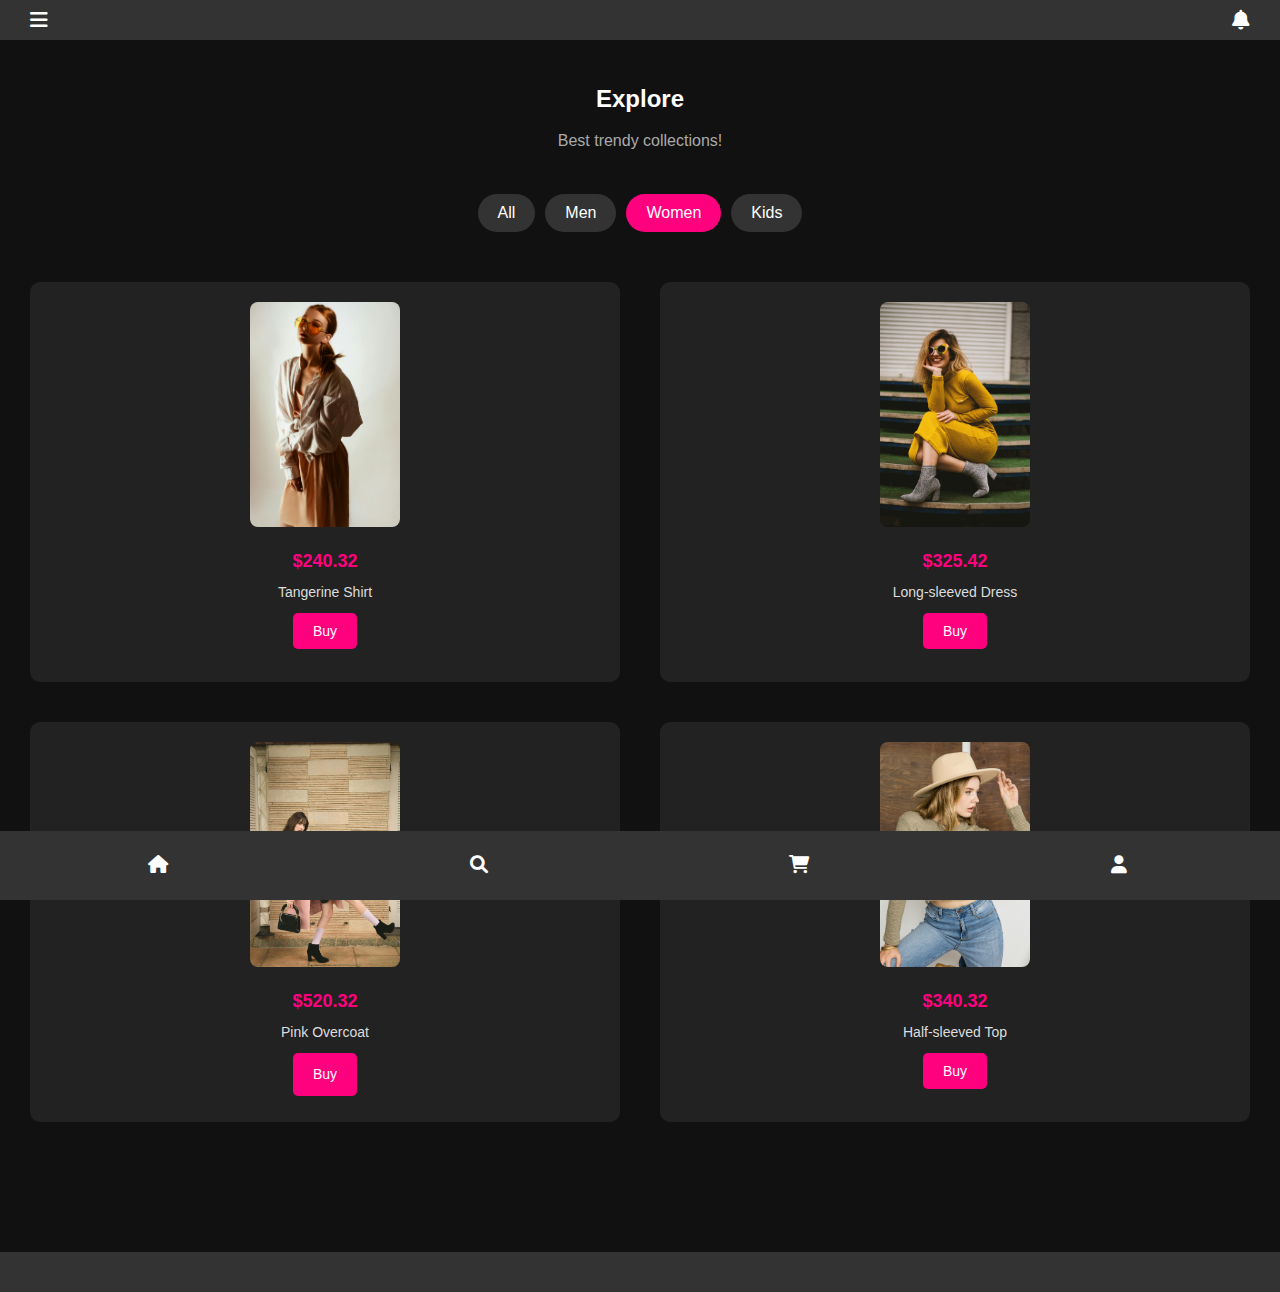
<file: index.html>
<!DOCTYPE html>
<html lang="en">
<head>
    <meta charset="UTF-8">
    <meta name="viewport" content="width=device-width, initial-scale=1.0">
    <title>Explore Collections</title>
    <link rel="stylesheet" href="globals.css">
    <link rel="stylesheet" href="style.css">
    <link rel="stylesheet" href="https://cdnjs.cloudflare.com/ajax/libs/font-awesome/6.0.0-beta3/css/all.min.css"> <!-- FontAwesome CDN -->
    <style>
        /* Inline CSS for image sizes */
        .product img {
            width: 100%;
            max-width: 150px;
            height: auto;
            border-radius: 8px;
            object-fit: cover;
        }
        /* Product layout */
        .product {
            text-align: center;
            margin: 10px;
            background-size: 280px 340px; /* Set the background size */
            background-repeat: no-repeat;
            background-position: center;
        }

        /* Top Status Bar */
        .status-bar {
            display: flex;
            justify-content: space-between;
            background-color: #333;
            color: white;
            padding: 10px 20px;
            position: fixed;
            top: 0;
            width: 100%;
            z-index: 10;
            background-size: 280px 340px; /* Set the background size */
            background-repeat: no-repeat;
            background-position: center;
        }

        .status-bar .icon a {
            color: white;
            text-decoration: none;
            font-size: 20px;
            padding: 0 10px;
            display: flex;
            align-items: center;
        }

        /* Footer Navigation */
        .bottom-nav {
            display: flex;
            justify-content: space-around;
            background-color: #333;
            color: white;
            padding: 10px 0;
            position: fixed;
            bottom: 0;
            width: 100%;
        }

        .bottom-nav a {
            text-decoration: none;
            color: white;
            font-size: 18px;
            padding: 10px;
        }

        .bottom-nav a:hover {
            background-color: #444;
        }

        .bottom-nav i {
            margin-right: 5px; /* Space between icon and text */
        }
    </style>
</head>
<body>
    <!-- Top Status Bar -->
    <div class="status-bar">
        <div class="icon">
            <a href="#dashboard"><i class="fas fa-bars"></i></a> <!-- Dashboard Icon Link -->
        </div>
        <div class="icon">
            <a href="#notifications"><i class="fas fa-bell"></i></a> <!-- Notifications Icon Link -->
        </div>
    </div>

    <header>
        <h1>Explore</h1>
        <p>Best trendy collections!</p>
    </header>

    <nav class="category-nav">
        <button class="category ">All</button>
        <button class="category">Men</button>
        <button class="category active">Women</button>
        <button class="category">Kids</button>
    </nav>

    <section class="product-list">
        <article class="product">
            <img src="img/tangerine-shirt.jpg" alt="Tangerine Shirt">
            <h2>$240.32</h2>
            <p>Tangerine Shirt</p>
            <button class="buy-btn">Buy</button>
        </article>
        <article class="product">
            <img src="img/long-sleeved-dress.jpg" alt="Long-sleeved Dress">
            <h2>$325.42</h2>
            <p>Long-sleeved Dress</p>
            <button class="buy-btn">Buy</button>
        </article>
        <article class="product">
            <img src="img/pink-overcoat.jpg" alt="Pink Overcoat">
            <h2>$520.32</h2>
            <p>Pink Overcoat</p>
            <a href="order.html" class="buy-btn">Buy</a>
        </article>
        <article class="product">
            <img src="img/half-sleeved-top.jpg" alt="Half-sleeved Top">
            <h2>$340.32</h2>
            <p>Half-sleeved Top</p>
            <button class="buy-btn">Buy</button>
        </article>
    </section>

    <!-- Footer Navigation with Icons -->
    <footer>
        <nav class="bottom-nav">
            <a href="#"><i class="fas fa-home"></i></a>
            <a href="#"><i class="fas fa-search"></i></a>
            <a href="#"><i class="fas fa-shopping-cart"></i></a>
            <a href="#"><i class="fas fa-user"></i></a>
        </nav>
    </footer>
</body>
</html>
</file>
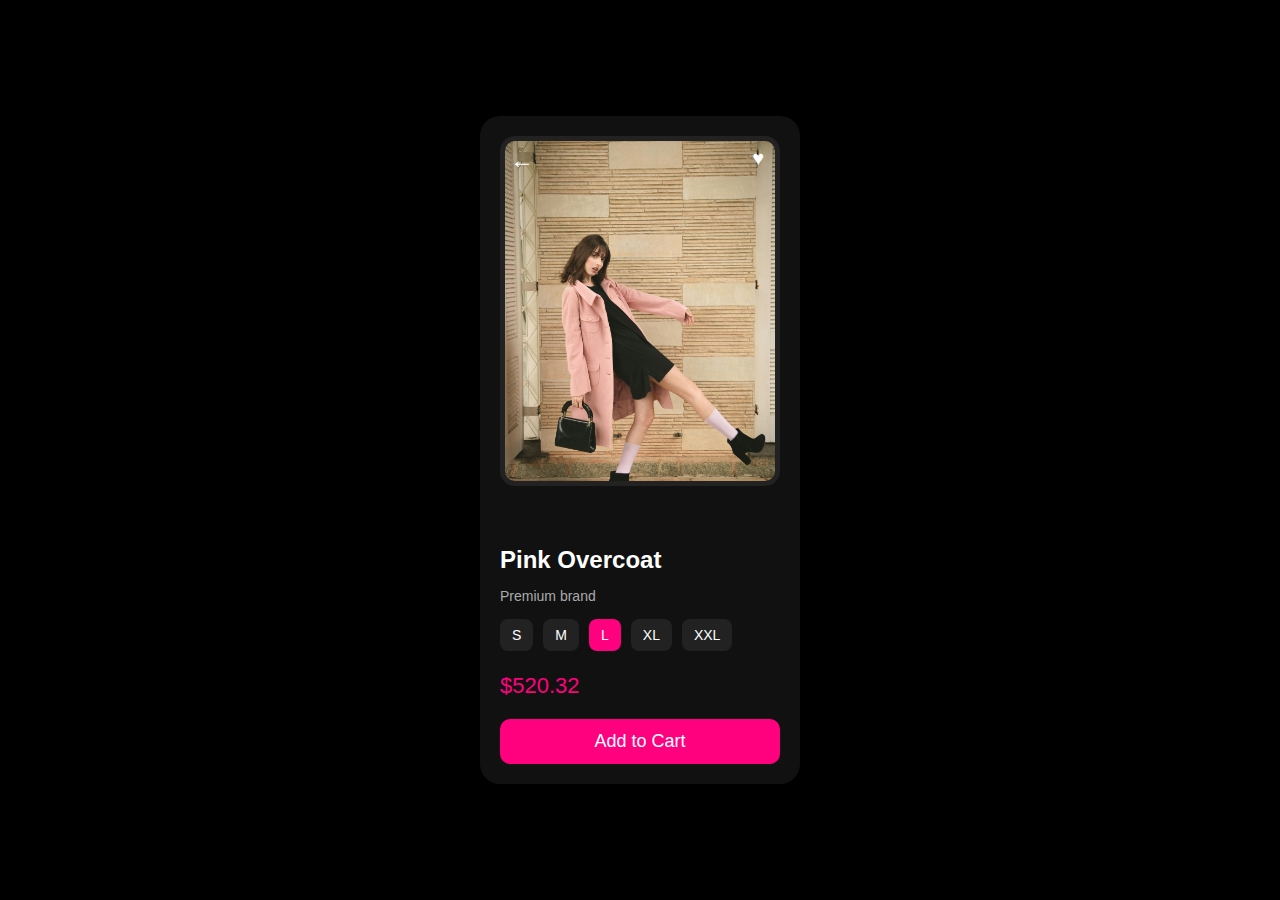
<file: order.html>
<!DOCTYPE html>
<html lang="en">
<head>
    <meta charset="UTF-8">
    <meta name="viewport" content="width=device-width, initial-scale=1.0">
    <title>Product Detail</title>
    <link rel="stylesheet" href="styles.css">
</head>
<body>
    <div class="product-detail">
        <div class="image-container">
            <a href="web.html" class="back-btn">&larr;</a>
            <button class="favorite-btn">&hearts;</button>
            <img src="img/pink-overcoat.jpg" alt="Pink Overcoat">
        </div>
        
        <div class="product-info">
            <h2>Pink Overcoat</h2>
            <p class="brand">Premium brand</p>
            
            <div class="size-selection">
                <span>S</span>
                <span>M</span>
                <span class="selected">L</span>
                <span>XL</span>
                <span>XXL</span>
            </div>

            <p class="price">$520.32</p>
            
            <button class="add-to-cart" onclick="location.href='index.html';">Add to Cart</button>

        </div>
    </div>
</body>
</html>
</file>
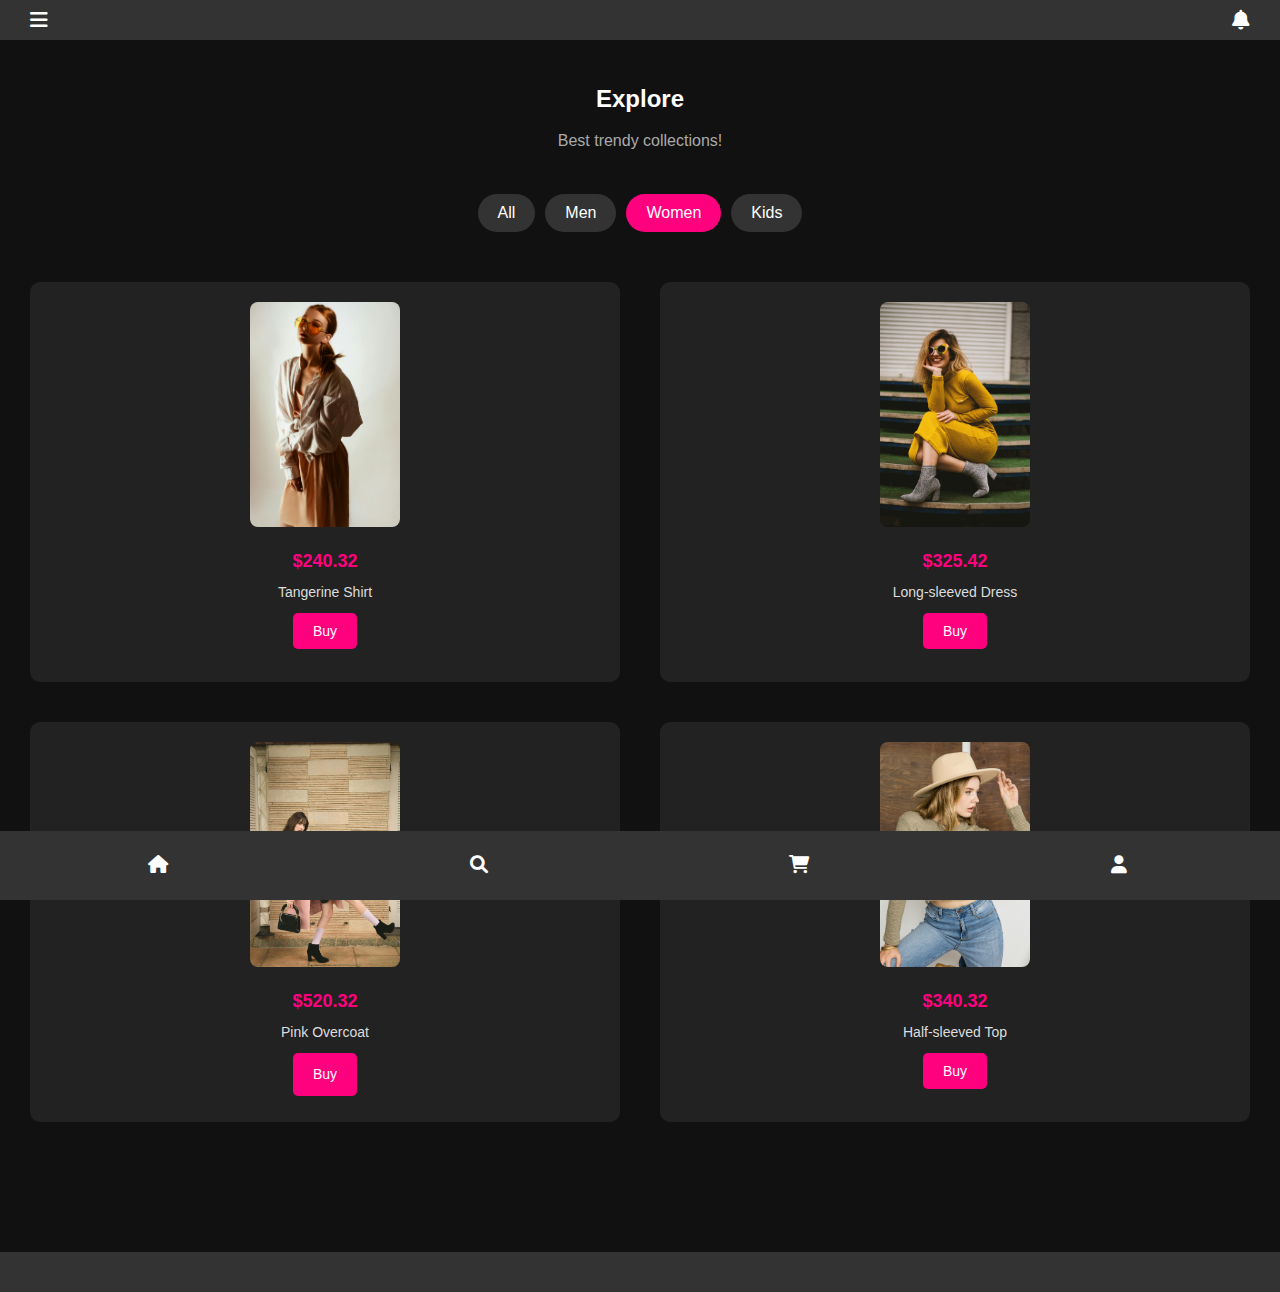
<file: web.html>
<!DOCTYPE html>
<html lang="en">
<head>
    <meta charset="UTF-8">
    <meta name="viewport" content="width=device-width, initial-scale=1.0">
    <title>Explore Collections</title>
    <link rel="stylesheet" href="globals.css">
    <link rel="stylesheet" href="style.css">
    <link rel="stylesheet" href="https://cdnjs.cloudflare.com/ajax/libs/font-awesome/6.0.0-beta3/css/all.min.css"> <!-- FontAwesome CDN -->
    <style>
        /* Inline CSS for image sizes */
        .product img {
            width: 100%;
            max-width: 150px;
            height: auto;
            border-radius: 8px;
            object-fit: cover;
        }
        /* Product layout */
        .product {
            text-align: center;
            margin: 10px;
            background-size: 280px 340px; /* Set the background size */
            background-repeat: no-repeat;
            background-position: center;
        }

        /* Top Status Bar */
        .status-bar {
            display: flex;
            justify-content: space-between;
            background-color: #333;
            color: white;
            padding: 10px 20px;
            position: fixed;
            top: 0;
            width: 100%;
            z-index: 10;
            background-size: 280px 340px; /* Set the background size */
            background-repeat: no-repeat;
            background-position: center;
        }

        .status-bar .icon a {
            color: white;
            text-decoration: none;
            font-size: 20px;
            padding: 0 10px;
            display: flex;
            align-items: center;
        }

        /* Footer Navigation */
        .bottom-nav {
            display: flex;
            justify-content: space-around;
            background-color: #333;
            color: white;
            padding: 10px 0;
            position: fixed;
            bottom: 0;
            width: 100%;
        }

        .bottom-nav a {
            text-decoration: none;
            color: white;
            font-size: 18px;
            padding: 10px;
        }

        .bottom-nav a:hover {
            background-color: #444;
        }

        .bottom-nav i {
            margin-right: 5px; /* Space between icon and text */
        }
    </style>
</head>
<body>
    <!-- Top Status Bar -->
    <div class="status-bar">
        <div class="icon">
            <a href="#dashboard"><i class="fas fa-bars"></i></a> <!-- Dashboard Icon Link -->
        </div>
        <div class="icon">
            <a href="#notifications"><i class="fas fa-bell"></i></a> <!-- Notifications Icon Link -->
        </div>
    </div>

    <header>
        <h1>Explore</h1>
        <p>Best trendy collections!</p>
    </header>

    <nav class="category-nav">
        <button class="category ">All</button>
        <button class="category">Men</button>
        <button class="category active">Women</button>
        <button class="category">Kids</button>
    </nav>

    <section class="product-list">
        <article class="product">
            <img src="img/tangerine-shirt.jpg" alt="Tangerine Shirt">
            <h2>$240.32</h2>
            <p>Tangerine Shirt</p>
            <button class="buy-btn">Buy</button>
        </article>
        <article class="product">
            <img src="img/long-sleeved-dress.jpg" alt="Long-sleeved Dress">
            <h2>$325.42</h2>
            <p>Long-sleeved Dress</p>
            <button class="buy-btn">Buy</button>
        </article>
        <article class="product">
            <img src="img/pink-overcoat.jpg" alt="Pink Overcoat">
            <h2>$520.32</h2>
            <p>Pink Overcoat</p>
            <a href="order.html" class="buy-btn">Buy</a>
        </article>
        <article class="product">
            <img src="img/half-sleeved-top.jpg" alt="Half-sleeved Top">
            <h2>$340.32</h2>
            <p>Half-sleeved Top</p>
            <button class="buy-btn">Buy</button>
        </article>
    </section>

    <!-- Footer Navigation with Icons -->
    <footer>
        <nav class="bottom-nav">
            <a href="#"><i class="fas fa-home"></i></a>
            <a href="#"><i class="fas fa-search"></i></a>
            <a href="#"><i class="fas fa-shopping-cart"></i></a>
            <a href="#"><i class="fas fa-user"></i></a>
        </nav>
    </footer>
</body>
</html>
</file>
<file: style.css>
body {
   
    background-size: 280px 340px;
    background-repeat: no-repeat;
    background-position: center;
}

/* Header Styling */
header {
    text-align: center;
    padding: 20px;
    margin-top: 60px; /* Space to ensure header doesn't overlap the status bar */
}

header h1 {
    font-size: 24px;
    font-weight: bold;
    margin-bottom: 10px; /* Adds space below the title */
}

header p {
    font-size: 16px;
    color: #aaa;
}

/* Category Navigation Styling */
.category-nav {
    display: flex;
    justify-content: center;
    gap: 10px;
    margin: 20px 0;
}

.category {
    padding: 10px 20px;
    font-size: 16px;
    color: white;
    background-color: #333;
    border: none;
    border-radius: 20px;
    cursor: pointer;
}

.category.active, .category:hover {
    background-color: #ff007f; /* Pink color for active and hover */
    color: white;
}

/* Product List Styling */
.product-list {
    display: grid;
    grid-template-columns: 1fr 1fr; /* Two columns layout */
    gap: 20px;
    padding: 0 20px;
    margin-top: 20px; /* Ensures space after category navigation */
    margin-bottom: 80px; /* Added margin to ensure space before footer */
}

/* Product Card Styling */
.product {
    background-color: #222; /* Dark gray background for product cards */
    padding: 20px;
    border-radius: 10px;
    text-align: center;
    height: 400px; /* Set a fixed height for the product card to contain larger images */
    display: flex;
    flex-direction: column;
    align-items: center;
    justify-content: flex-start;
    background-size: 280px 340px; /* Set the background size */
    background-repeat: no-repeat;
    background-position: center;
}

/* Product Image Styling */
.product img {
    width: 100%;          /* Make image fill the container */
    height: 500px;        /* Fixed height for consistent size */
    object-fit: cover;    /* Ensures the image covers the space */
    border-radius: 8px;
    margin-bottom: 15px;  /* Adds space below the image */
    background-size: 280px 340px; /* Set the background size */
    background-repeat: no-repeat;
    background-position: center;
}

.product h2 {
    font-size: 18px;
    color: #ff007f; /* Pink color for prices */
    margin: 5px 0;
}

.product p {
    font-size: 14px;
    color: #ddd; /* Light gray for descriptions */
}
/* Buy Button Styling */
.buy-btn {
    background-color: #ff007f; /* Pink color for the button */
    color: white;
    border: none;
    border-radius: 5px;
    padding: 10px 20px;
    cursor: pointer;
    font-size: 14px;
    margin-top: 10px; /* Space between the text and button */
    transition: background-color 0.3s ease;
}

.buy-btn:hover {
    background-color: #e6006e; /* Darker pink on hover */
    transform: scale(1.05);
}

/* Footer Navigation Styling */
footer {
    width: 100%;
    background-color: #333;
    padding: 20px 0; /* Increased padding for more space */
    margin-top: 40px; /* Ensures space above footer */
}

.bottom-nav {
    display: flex;
    justify-content: space-around;
    color: white;
}

.bottom-nav a {
    color: white;
    text-decoration: none;
    font-size: 16px;
}

.bottom-nav a:hover {
    color: #ff007f; /* Pink on hover */
}

.bottom-nav i {
    margin-right: 5px; /* Space between icon and text */
}

/* Status Bar Styling */
.status-bar {
    display: flex;
    justify-content: space-between;
    background-color: #333;
    color: white;
    padding: 10px 20px;
    position: fixed;
    top: 0;
    width: 100%;
    z-index: 10;
    background-size: 280px 340px; /* Set the background size */
    background-repeat: no-repeat;
    background-position: center;
}

.status-bar .icon {
    display: flex;
    align-items: center;
    font-size: 20px;
}
.status-bar .icon a {
    color: white;
    text-decoration: none;
    padding: 0 10px;
}

.status-bar .icon a:hover {
    color: #ff007f; /* Pink on hover for dashboard and notification icons */
}

/* Ensuring enough space between footer and product */
main {
    flex-grow: 1; /* Ensures content grows to fill available space */
}
</file>
<file: styles.css>
/* General Styling */
body {
    background-color: #000;
    color: white;
    font-family: Arial, sans-serif;
    display: flex;
    justify-content: center;
    align-items: center;
    height: 100vh;
    margin: 0;
}

.product-detail {
    background-color: #111;
    width: 320px;
    border-radius: 20px;
    overflow: hidden;
    box-shadow: 0 4px 8px rgba(0, 0, 0, 0.2);
    margin: 20px; /* Ensures space around the product detail card */
}

/* Image Container Styling */
.image-container {
    position: relative;
    width: 280px; /* Slightly smaller than .product-detail */
    height: 350px;
    background-color: #222;
    border-radius: 15px;
    overflow: hidden;
    margin: 20px auto; /* Centers the image within the product card */
    padding: 5px; /* Space around the image inside the container */
    box-sizing: border-box;
}

.image-container img {
    width: 100%;
    height: 100%;
    object-fit: cover;
    border-radius: 10px;
}

.back-btn {
    position: absolute;
    background: none;
    border: none;
    color: white;
    font-size: 24px;
    cursor: pointer;
    top: 10px;
    display: inline-block; /* Make it inline */
    text-decoration: none;
}
.favorite-btn {
    position: absolute;
    background: none;
    border: none;
    color: white;
    font-size: 20px;
    cursor: pointer;
    top: 10px;
}

.back-btn {
    left: 10px;
}

.favorite-btn {
    right: 10px;
}

/* Product Information Styling */
.product-info {
    padding: 20px;
}

.product-info h2 {
    font-size: 24px;
    margin-bottom: 5px;
}

.product-info .brand {
    font-size: 14px;
    color: #aaa;
    margin-bottom: 15px;
}

/* Size Selection Styling */
.size-selection {
    display: flex;
    gap: 10px;
    margin-bottom: 15px;
}

.size-selection span {
    padding: 8px 12px;
    background-color: #222;
    border-radius: 8px;
    cursor: pointer;
    font-size: 14px;
}

.size-selection .selected {
    background-color: #ff007f;
    color: white;
}

/* Price and Add to Cart Button Styling */
.price {
    font-size: 22px;
    color: #ff007f;
    margin-bottom: 20px;
}

.add-to-cart {
    width: 100%;
    padding: 12px 0;
    background-color: #ff007f;
    color: white;
    font-size: 18px;
    border: none;
    border-radius: 10px;
    cursor: pointer;
    transition: transform 0.3s ease, background-color 0.3s ease;
}

.add-to-cart:hover {
    transform: scale(1.05);
    background-color: #e6006f;
}
</file>
<file: globals.css>
/* Reset and Global Styling */
* {
    margin: 0;
    padding: 0;
    box-sizing: border-box;
}

/* Body Styling */
body {
    font-family: 'Arial', sans-serif;
    line-height: 1.6;
    background-color: #111; /* Dark background color */
    color: white;
    display: flex;
    flex-direction: column;
    min-height: 100vh; /* Ensures the body stretches to the full height */
}

/* Anchor Tags */
a {
    text-decoration: none;
    color: inherit;
}

a:hover {
    opacity: 0.8;
}

/* Button Styling */
button {
    font-family: inherit;
    font-size: 1em;
    background: none;
    border: none;
    cursor: pointer;
}

button:focus {
    outline: none;
}

/* Image Styling */
img {
    max-width: 100%;
    display: block;
    height: auto;
}

/* Utility Classes */
.text-center {
    text-align: center;
}

.text-bold {
    font-weight: bold;
}

.text-pink {
    color: #ff007f; /* Pink color used across the design */
}

.bg-dark {
    background-color: #222; /* Dark gray background */
}

.rounded {
    border-radius: 10px;
}
</file>
